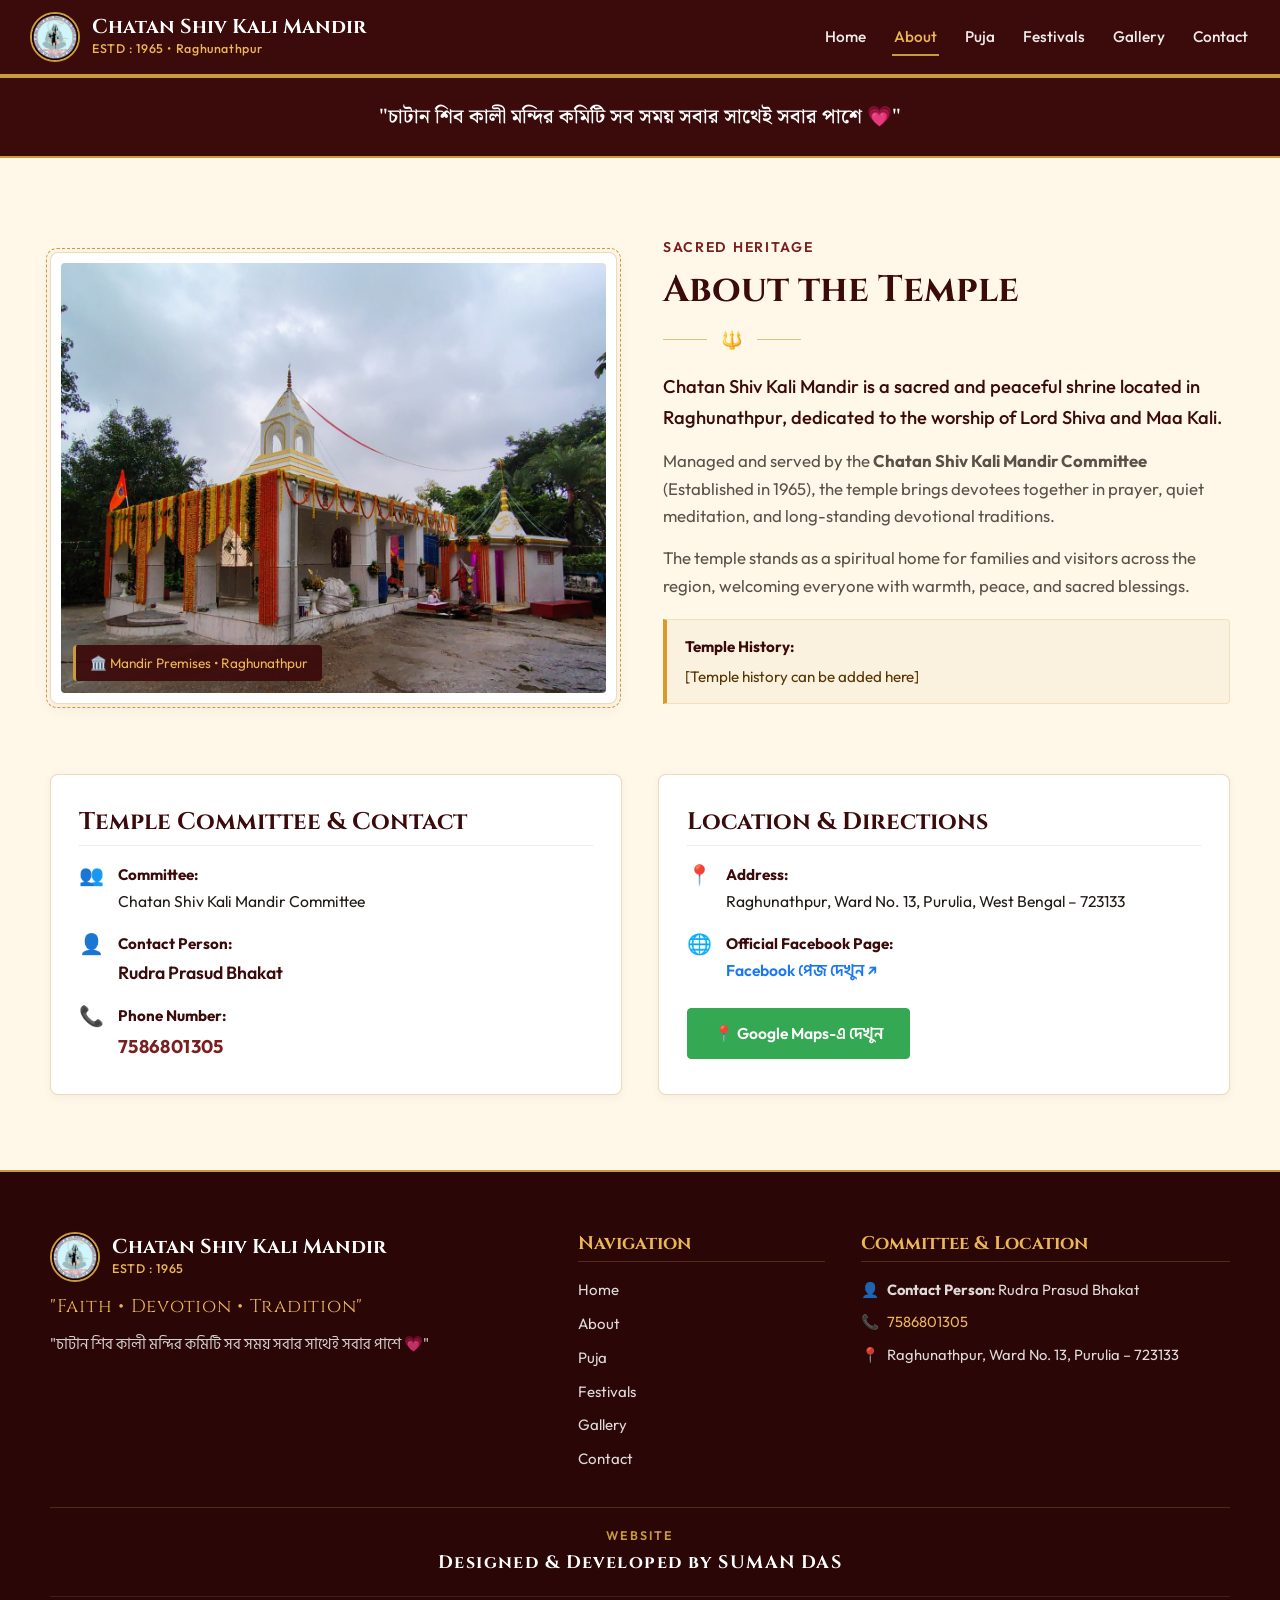
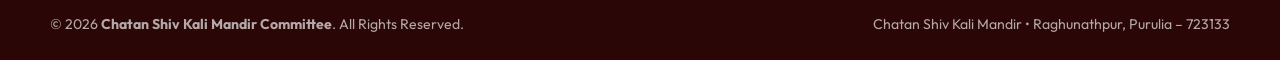
<file: about.html>
<!DOCTYPE html>
<html lang="en">

<head>
    <meta charset="UTF-8">
    <meta name="viewport" content="width=device-width, initial-scale=1.0">
    <meta name="description" content="About Chatan Shiv Kali Mandir — Raghunathpur, Purulia. Sacred history, religious significance, and community tradition.">
    <title>About the Temple | Chatan Shiv Kali Mandir</title>

    <!-- Google Fonts -->
    <link rel="preconnect" href="https://fonts.googleapis.com">
    <link rel="preconnect" href="https://fonts.gstatic.com" crossorigin>
    <link href="https://fonts.googleapis.com/css2?family=Cinzel:wght@600;700;800&family=Hind+Siliguri:wght@400;500;600;700&family=Noto+Serif+Bengali:wght@500;600;700&family=Outfit:wght@300;400;500;600;700&display=swap" rel="stylesheet">

    <!-- CSS File -->
    <link rel="stylesheet" href="css/style.css">
</head>

<body>

    <!-- ================= HEADER / NAVBAR ================= -->
    <header class="site-header" id="siteHeader">
        <div class="container navbar">
            <a href="index.html" class="brand-link" aria-label="Chatan Shiv Kali Mandir Home">
                <img src="image/logo.jpeg" alt="Chatan Shiv Kali Mandir Emblem" class="brand-logo-img">
                <div class="brand-titles">
                    <span class="brand-name">Chatan Shiv Kali Mandir</span>
                    <span class="brand-subtitle">ESTD : 1965 • Raghunathpur</span>
                </div>
            </a>

            <button class="menu-toggle" id="menuToggle" aria-label="Toggle navigation menu" aria-expanded="false">
                <span></span>
                <span></span>
                <span></span>
            </button>

            <nav>
                <ul class="nav-menu" id="navMenu">
                    <li class="nav-item"><a href="index.html">Home</a></li>
                    <li class="nav-item"><a href="about.html" class="active">About</a></li>
                    <li class="nav-item"><a href="puja.html">Puja</a></li>
                    <li class="nav-item"><a href="festivals.html">Festivals</a></li>
                    <li class="nav-item"><a href="gallery.html">Gallery</a></li>
                    <li class="nav-item"><a href="contact.html">Contact</a></li>
                </ul>
            </nav>
        </div>
    </header>

    <!-- ================= COMMUNITY BANNER ================= -->
    <section class="community-banner-section" style="padding: 24px 0;">
        <div class="container">
            <div class="community-banner-msg" style="font-size: 1.25rem;">
                "চাটান শিব কালী মন্দির কমিটি সব সময় সবার সাথেই সবার পাশে 💗"
            </div>
        </div>
    </section>

    <!-- ================= ABOUT CONTENT ================= -->
    <section class="about-section">
        <div class="container">
            <div class="about-grid" style="margin-bottom: 50px;">
                <div class="about-image-frame">
                    <img src="image/temple.jpeg" alt="Chatan Shiv Kali Mandir Premises" class="about-image">
                    <div class="about-badge">
                        <span>🏛️ Mandir Premises • Raghunathpur</span>
                    </div>
                </div>

                <div class="about-content">
                    <span class="section-tag">Sacred Heritage</span>
                    <h2>About the Temple</h2>
                    <div class="ornament-divider" style="justify-content: flex-start;">
                        <span class="line"></span>
                        <span class="symbol">🔱</span>
                        <span class="line"></span>
                    </div>

                    <p class="about-intro">
                        Chatan Shiv Kali Mandir is a sacred and peaceful shrine located in Raghunathpur, dedicated to the worship of Lord Shiva and Maa Kali.
                    </p>

                    <div class="about-text">
                        <p>
                            Managed and served by the <strong>Chatan Shiv Kali Mandir Committee</strong> (Established in 1965), the temple brings devotees together in prayer, quiet meditation, and long-standing devotional traditions.
                        </p>
                        <p>
                            The temple stands as a spiritual home for families and visitors across the region, welcoming everyone with warmth, peace, and sacred blessings.
                        </p>
                    </div>

                    <div class="placeholder-card">
                        <strong>Temple History:</strong>
                        [Temple history can be added here]
                    </div>
                </div>
            </div>

            <!-- Committee & Location Details -->
            <div class="visit-grid">
                <div class="info-card">
                    <h3>Temple Committee &amp; Contact</h3>
                    <div class="info-item-list">
                        <div class="info-item">
                            <span class="icon">👥</span>
                            <div>
                                <strong>Committee:</strong>
                                <p>Chatan Shiv Kali Mandir Committee</p>
                            </div>
                        </div>
                        <div class="info-item">
                            <span class="icon">👤</span>
                            <div>
                                <strong>Contact Person:</strong>
                                <p style="font-size: 1.1rem; font-weight: 600; color: var(--color-maroon);">Rudra Prasud Bhakat</p>
                            </div>
                        </div>
                        <div class="info-item">
                            <span class="icon">📞</span>
                            <div>
                                <strong>Phone Number:</strong>
                                <p><a href="tel:7586801305" class="phone-link">7586801305</a></p>
                            </div>
                        </div>
                    </div>
                </div>

                <div class="info-card">
                    <h3>Location &amp; Directions</h3>
                    <div class="info-item-list">
                        <div class="info-item">
                            <span class="icon">📍</span>
                            <div>
                                <strong>Address:</strong>
                                <p>Raghunathpur, Ward No. 13, Purulia, West Bengal – 723133</p>
                            </div>
                        </div>
                        <div class="info-item">
                            <span class="icon">🌐</span>
                            <div>
                                <strong>Official Facebook Page:</strong>
                                <p><a href="https://www.facebook.com/share/14tVJPnTb3J/" target="_blank" rel="noopener noreferrer" style="color: #1877F2; font-weight: 600;">Facebook পেজ দেখুন ↗</a></p>
                            </div>
                        </div>
                    </div>
                    <div class="card-action-bar">
                        <a href="https://maps.app.goo.gl/xHKAK9m3EYzUJrzo6?g_st=aw" target="_blank" rel="noopener noreferrer" class="btn btn-map">
                            📍 Google Maps-এ দেখুন
                        </a>
                    </div>
                </div>
            </div>
        </div>
    </section>

    <!-- ================= FOOTER ================= -->
    <footer class="site-footer">
        <div class="container">
            <div class="footer-top">
                <div class="footer-brand">
                    <a href="index.html" class="brand-link" style="margin-bottom: 10px;">
                        <img src="image/logo.jpeg" alt="Chatan Shiv Kali Mandir" class="brand-logo-img">
                        <div class="brand-titles">
                            <span class="brand-name">Chatan Shiv Kali Mandir</span>
                            <span class="brand-subtitle">ESTD : 1965</span>
                        </div>
                    </a>
                    <div class="footer-motto">"Faith • Devotion • Tradition"</div>
                    <p class="footer-desc">
                        "চাটান শিব কালী মন্দির কমিটি সব সময় সবার সাথেই সবার পাশে 💗"
                    </p>
                </div>

                <div class="footer-col">
                    <h4>Navigation</h4>
                    <div class="footer-links">
                        <a href="index.html">Home</a>
                        <a href="about.html">About</a>
                        <a href="puja.html">Puja</a>
                        <a href="festivals.html">Festivals</a>
                        <a href="gallery.html">Gallery</a>
                        <a href="contact.html">Contact</a>
                    </div>
                </div>

                <div class="footer-col">
                    <h4>Committee &amp; Location</h4>
                    <div class="footer-contact-info">
                        <p><span>👤</span><span><strong>Contact Person:</strong> Rudra Prasud Bhakat</span></p>
                        <p><span>📞</span><span><a href="tel:7586801305">7586801305</a></span></p>
                        <p><span>📍</span><span>Raghunathpur, Ward No. 13, Purulia – 723133</span></p>
                    </div>
                </div>
            </div>

            <!-- Suman Das Developer Credit -->
            <div class="developer-credit-box">
                <p class="dev-label">Website</p>
                <p class="dev-name">Designed &amp; Developed by <strong>SUMAN DAS</strong></p>
            </div>

            <div class="footer-bottom">
                <div>© 2026 <strong>Chatan Shiv Kali Mandir Committee</strong>. All Rights Reserved.</div>
                <div>Chatan Shiv Kali Mandir • Raghunathpur, Purulia – 723133</div>
            </div>
        </div>
    </footer>

    <script src="js/main.js"></script>
</body>

</html>
</file>
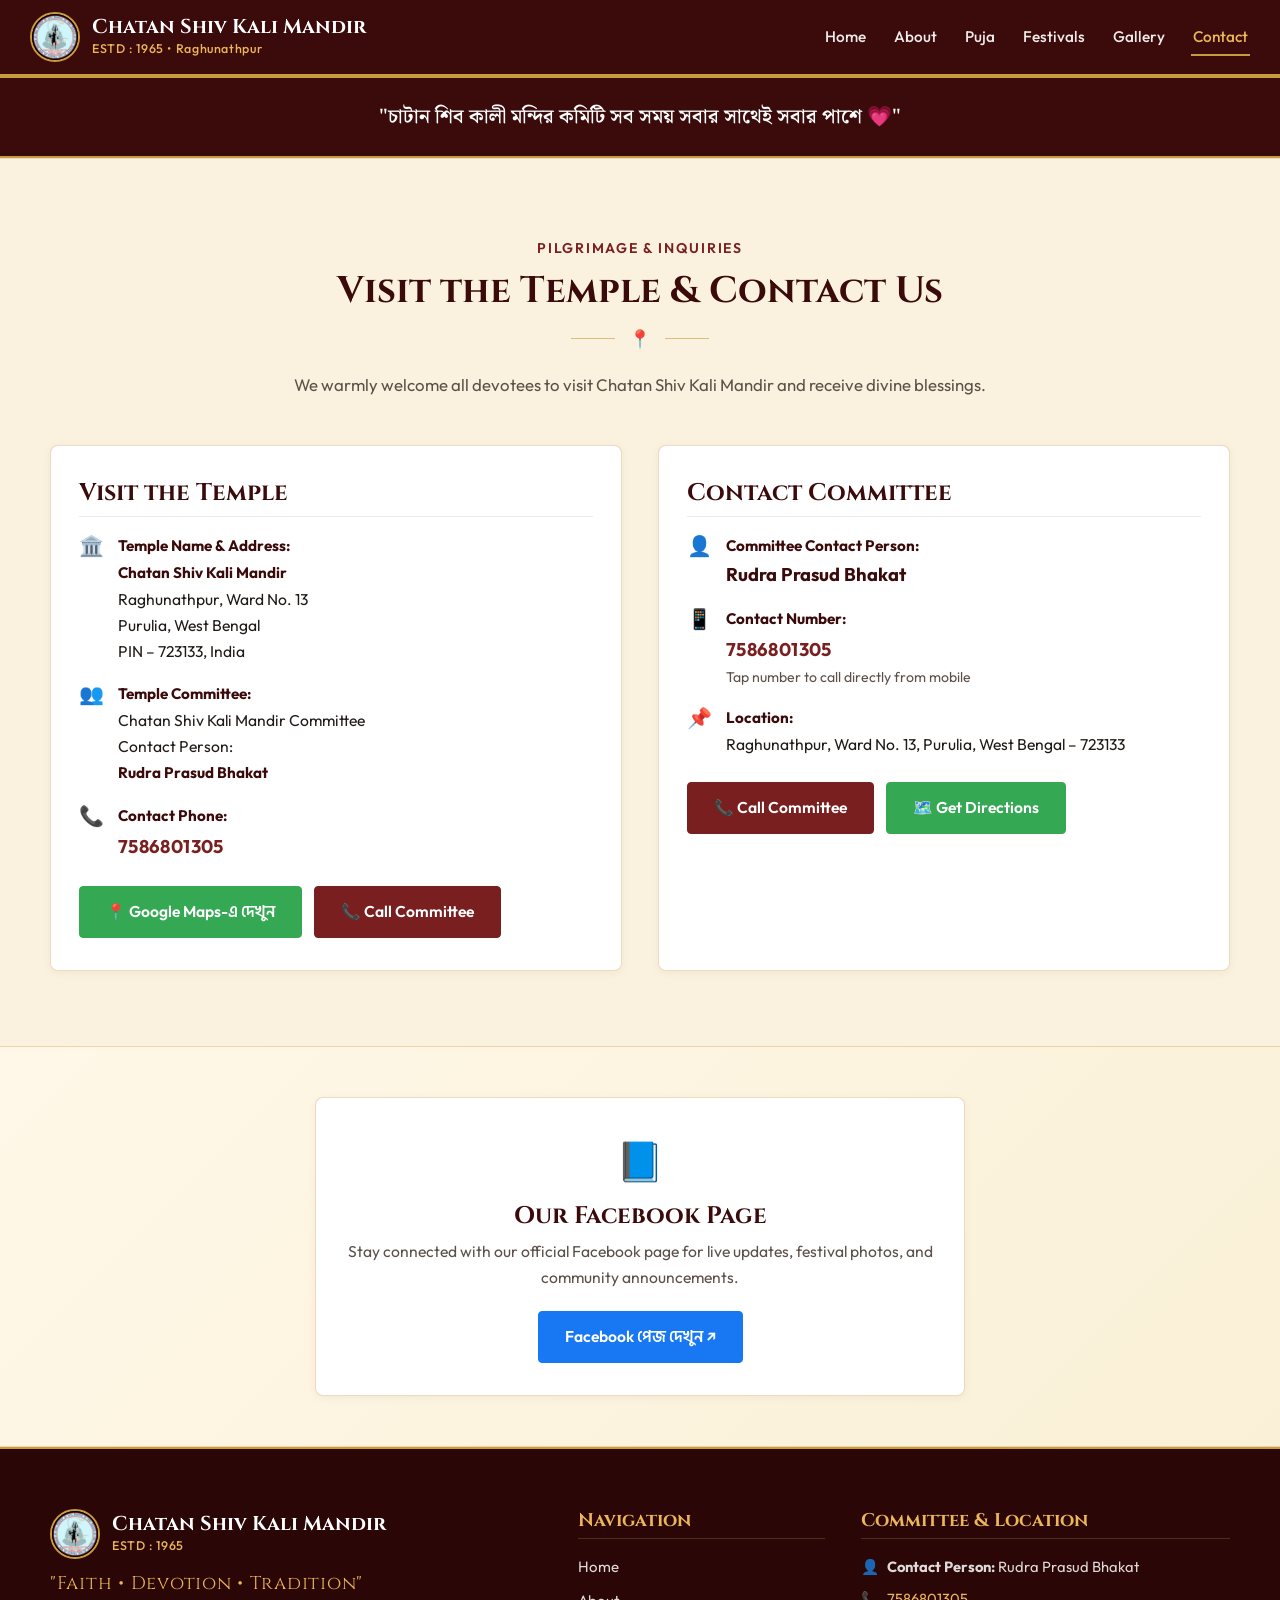
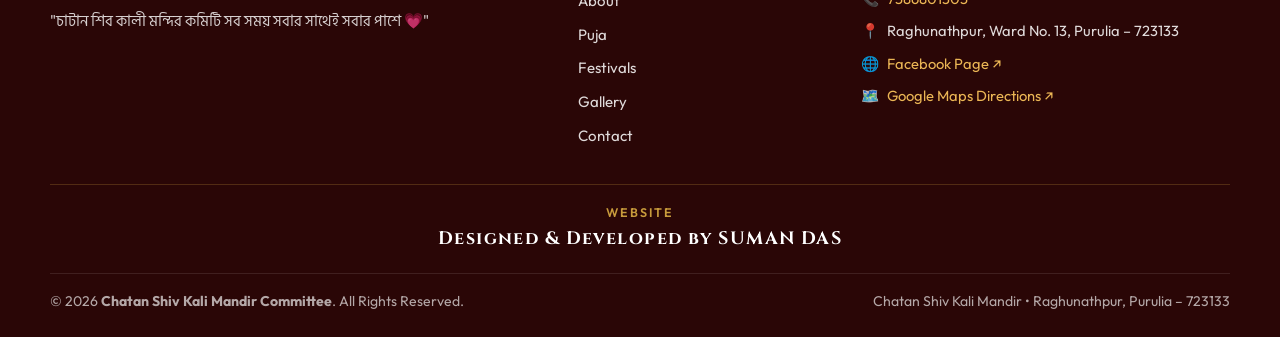
<file: contact.html>
<!DOCTYPE html>
<html lang="en">

<head>
    <meta charset="UTF-8">
    <meta name="viewport" content="width=device-width, initial-scale=1.0">
    <meta name="description" content="Visit and Contact Chatan Shiv Kali Mandir — Raghunathpur, Purulia. Committee contact details, Google Maps directions, and official Facebook page.">
    <title>Contact &amp; Visit | Chatan Shiv Kali Mandir</title>

    <!-- Google Fonts -->
    <link rel="preconnect" href="https://fonts.googleapis.com">
    <link rel="preconnect" href="https://fonts.gstatic.com" crossorigin>
    <link href="https://fonts.googleapis.com/css2?family=Cinzel:wght@600;700;800&family=Hind+Siliguri:wght@400;500;600;700&family=Noto+Serif+Bengali:wght@500;600;700&family=Outfit:wght@300;400;500;600;700&display=swap" rel="stylesheet">

    <!-- CSS File -->
    <link rel="stylesheet" href="css/style.css">
</head>

<body>

    <!-- ================= HEADER / NAVBAR ================= -->
    <header class="site-header" id="siteHeader">
        <div class="container navbar">
            <a href="index.html" class="brand-link" aria-label="Chatan Shiv Kali Mandir Home">
                <img src="image/logo.jpeg" alt="Chatan Shiv Kali Mandir Emblem" class="brand-logo-img">
                <div class="brand-titles">
                    <span class="brand-name">Chatan Shiv Kali Mandir</span>
                    <span class="brand-subtitle">ESTD : 1965 • Raghunathpur</span>
                </div>
            </a>

            <button class="menu-toggle" id="menuToggle" aria-label="Toggle navigation menu" aria-expanded="false">
                <span></span>
                <span></span>
                <span></span>
            </button>

            <nav>
                <ul class="nav-menu" id="navMenu">
                    <li class="nav-item"><a href="index.html">Home</a></li>
                    <li class="nav-item"><a href="about.html">About</a></li>
                    <li class="nav-item"><a href="puja.html">Puja</a></li>
                    <li class="nav-item"><a href="festivals.html">Festivals</a></li>
                    <li class="nav-item"><a href="gallery.html">Gallery</a></li>
                    <li class="nav-item"><a href="contact.html" class="active">Contact</a></li>
                </ul>
            </nav>
        </div>
    </header>

    <!-- ================= COMMUNITY BANNER ================= -->
    <section class="community-banner-section" style="padding: 24px 0;">
        <div class="container">
            <div class="community-banner-msg" style="font-size: 1.25rem;">
                "চাটান শিব কালী মন্দির কমিটি সব সময় সবার সাথেই সবার পাশে 💗"
            </div>
        </div>
    </section>

    <!-- ================= VISIT & CONTACT MAIN ================= -->
    <section class="visit-section">
        <div class="container">
            <div class="section-header">
                <span class="section-tag">Pilgrimage &amp; Inquiries</span>
                <h2>Visit the Temple &amp; Contact Us</h2>
                <div class="ornament-divider">
                    <span class="line"></span>
                    <span class="symbol">📍</span>
                    <span class="line"></span>
                </div>
                <p>We warmly welcome all devotees to visit Chatan Shiv Kali Mandir and receive divine blessings.</p>
            </div>

            <div class="visit-grid">
                <!-- Left: Visit the Temple Info (EXACT DETAILS PRESERVED) -->
                <div class="info-card">
                    <h3>Visit the Temple</h3>
                    <div class="info-item-list">
                        <div class="info-item">
                            <span class="icon">🏛️</span>
                            <div>
                                <strong>Temple Name &amp; Address:</strong>
                                <p><strong>Chatan Shiv Kali Mandir</strong></p>
                                <p>Raghunathpur, Ward No. 13</p>
                                <p>Purulia, West Bengal</p>
                                <p>PIN – 723133, India</p>
                            </div>
                        </div>

                        <div class="info-item">
                            <span class="icon">👥</span>
                            <div>
                                <strong>Temple Committee:</strong>
                                <p>Chatan Shiv Kali Mandir Committee</p>
                                <p>Contact Person: <strong>Rudra Prasud Bhakat</strong></p>
                            </div>
                        </div>

                        <div class="info-item">
                            <span class="icon">📞</span>
                            <div>
                                <strong>Contact Phone:</strong>
                                <p>
                                    <a href="tel:7586801305" class="phone-link">7586801305</a>
                                </p>
                            </div>
                        </div>
                    </div>

                    <div class="card-action-bar">
                        <a href="https://maps.app.goo.gl/xHKAK9m3EYzUJrzo6?g_st=aw" target="_blank" rel="noopener noreferrer" class="btn btn-map">
                            📍 Google Maps-এ দেখুন
                        </a>
                        <a href="tel:7586801305" class="btn btn-primary">
                            📞 Call Committee
                        </a>
                    </div>
                </div>

                <!-- Right: Contact Committee (EXACT DETAILS PRESERVED) -->
                <div class="info-card">
                    <h3>Contact Committee</h3>
                    <div class="info-item-list">
                        <div class="info-item">
                            <span class="icon">👤</span>
                            <div>
                                <strong>Committee Contact Person:</strong>
                                <p style="font-size: 1.15rem; font-weight: 700; color: var(--color-maroon);">
                                    Rudra Prasud Bhakat
                                </p>
                            </div>
                        </div>

                        <div class="info-item">
                            <span class="icon">📱</span>
                            <div>
                                <strong>Contact Number:</strong>
                                <p>
                                    <a href="tel:7586801305" class="phone-link">7586801305</a>
                                </p>
                                <p style="font-size: 0.88rem; color: var(--color-dark-muted);">Tap number to call directly from mobile</p>
                            </div>
                        </div>

                        <div class="info-item">
                            <span class="icon">📌</span>
                            <div>
                                <strong>Location:</strong>
                                <p>Raghunathpur, Ward No. 13, Purulia, West Bengal – 723133</p>
                            </div>
                        </div>
                    </div>

                    <div class="card-action-bar">
                        <a href="tel:7586801305" class="btn btn-primary">
                            📞 Call Committee
                        </a>
                        <a href="https://maps.app.goo.gl/xHKAK9m3EYzUJrzo6?g_st=aw" target="_blank" rel="noopener noreferrer" class="btn btn-map">
                            🗺️ Get Directions
                        </a>
                    </div>
                </div>
            </div>
        </div>
    </section>

    <!-- ================= OFFICIAL FACEBOOK SECTION ================= -->
    <section class="facebook-section">
        <div class="container">
            <div class="facebook-box">
                <div class="facebook-icon">📘</div>
                <h3>Our Facebook Page</h3>
                <p>
                    Stay connected with our official Facebook page for live updates, festival photos, and community announcements.
                </p>
                <a href="https://www.facebook.com/share/14tVJPnTb3J/" target="_blank" rel="noopener noreferrer" class="btn btn-facebook">
                    Facebook পেজ দেখুন ↗
                </a>
            </div>
        </div>
    </section>

    <!-- ================= FOOTER ================= -->
    <footer class="site-footer">
        <div class="container">
            <div class="footer-top">
                <div class="footer-brand">
                    <a href="index.html" class="brand-link" style="margin-bottom: 10px;">
                        <img src="image/logo.jpeg" alt="Chatan Shiv Kali Mandir" class="brand-logo-img">
                        <div class="brand-titles">
                            <span class="brand-name">Chatan Shiv Kali Mandir</span>
                            <span class="brand-subtitle">ESTD : 1965</span>
                        </div>
                    </a>
                    <div class="footer-motto">"Faith • Devotion • Tradition"</div>
                    <p class="footer-desc">
                        "চাটান শিব কালী মন্দির কমিটি সব সময় সবার সাথেই সবার পাশে 💗"
                    </p>
                </div>

                <div class="footer-col">
                    <h4>Navigation</h4>
                    <div class="footer-links">
                        <a href="index.html">Home</a>
                        <a href="about.html">About</a>
                        <a href="puja.html">Puja</a>
                        <a href="festivals.html">Festivals</a>
                        <a href="gallery.html">Gallery</a>
                        <a href="contact.html">Contact</a>
                    </div>
                </div>

                <div class="footer-col">
                    <h4>Committee &amp; Location</h4>
                    <div class="footer-contact-info">
                        <p><span>👤</span><span><strong>Contact Person:</strong> Rudra Prasud Bhakat</span></p>
                        <p><span>📞</span><span><a href="tel:7586801305">7586801305</a></span></p>
                        <p><span>📍</span><span>Raghunathpur, Ward No. 13, Purulia – 723133</span></p>
                        <p style="margin-top: 8px;"><span>🌐</span><span><a href="https://www.facebook.com/share/14tVJPnTb3J/" target="_blank" rel="noopener noreferrer">Facebook Page ↗</a></span></p>
                        <p><span>🗺️</span><span><a href="https://maps.app.goo.gl/xHKAK9m3EYzUJrzo6?g_st=aw" target="_blank" rel="noopener noreferrer">Google Maps Directions ↗</a></span></p>
                    </div>
                </div>
            </div>

            <!-- Suman Das Developer Credit -->
            <div class="developer-credit-box">
                <p class="dev-label">Website</p>
                <p class="dev-name">Designed &amp; Developed by <strong>SUMAN DAS</strong></p>
            </div>

            <div class="footer-bottom">
                <div>© 2026 <strong>Chatan Shiv Kali Mandir Committee</strong>. All Rights Reserved.</div>
                <div>Chatan Shiv Kali Mandir • Raghunathpur, Purulia – 723133</div>
            </div>
        </div>
    </footer>

    <script src="js/main.js"></script>
</body>

</html>
</file>
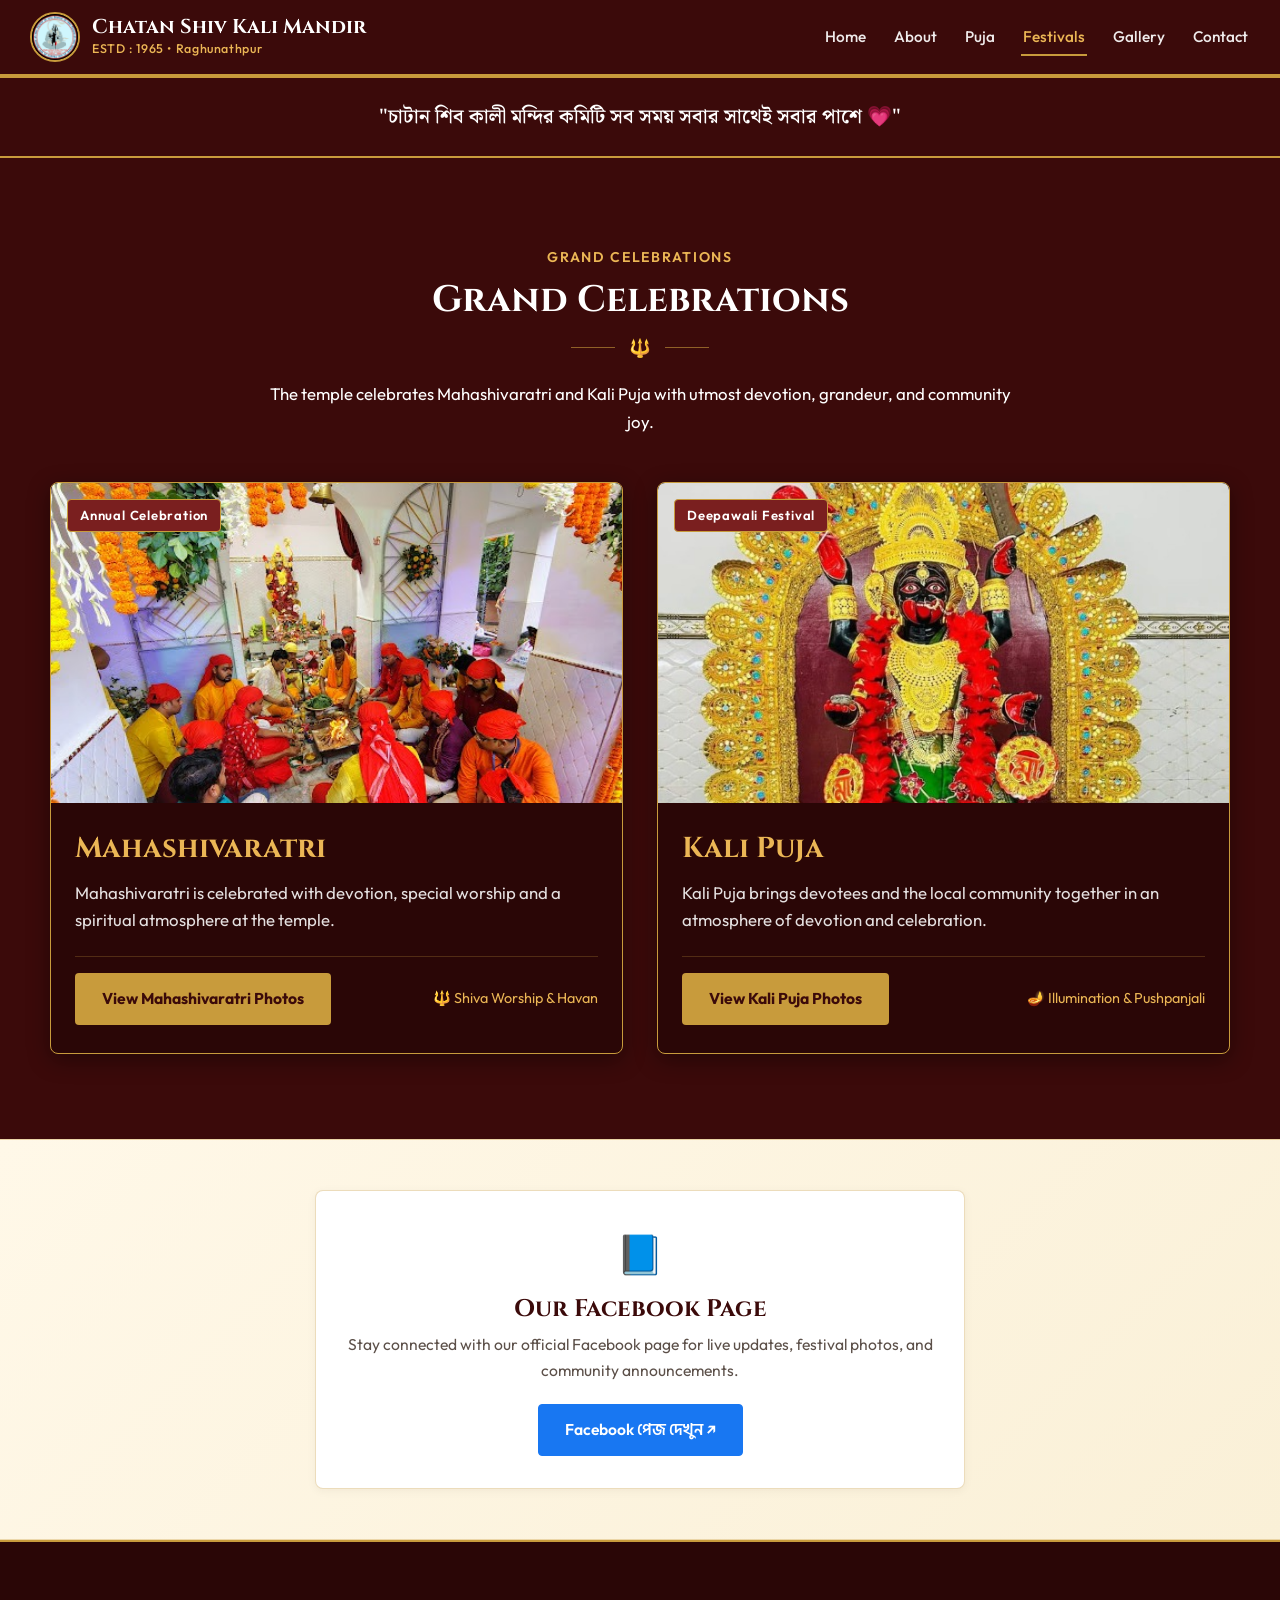
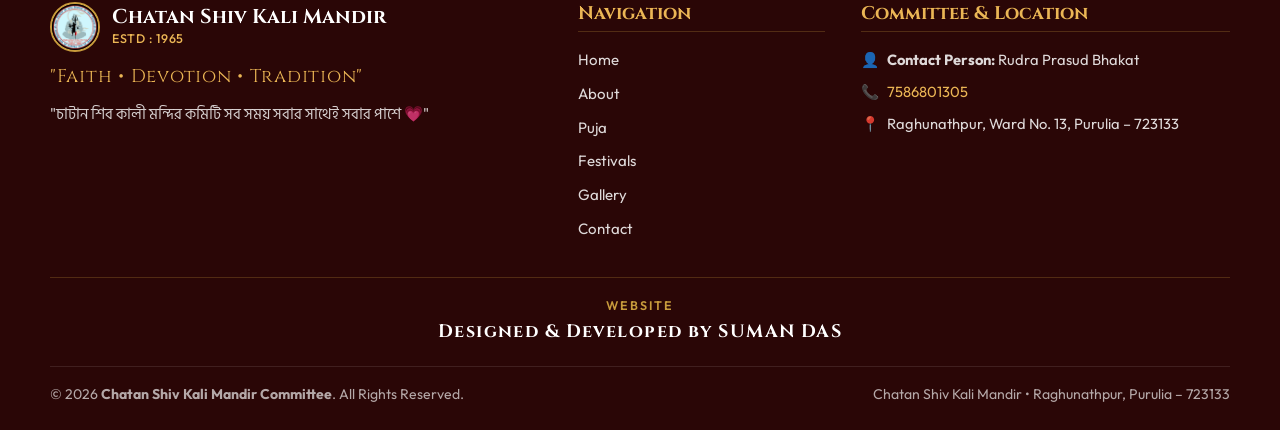
<file: events.html>
<!DOCTYPE html>
<html lang="bn">
<head>
    <meta charset="UTF-8">
    <meta http-equiv="refresh" content="0; url=festivals.html">
    <title>আমাদের প্রধান উৎসব | চাটান শিব কালী মন্দির</title>
</head>
<body>
    <script>window.location.href = "festivals.html";</script>
</body>
</html>
</file>
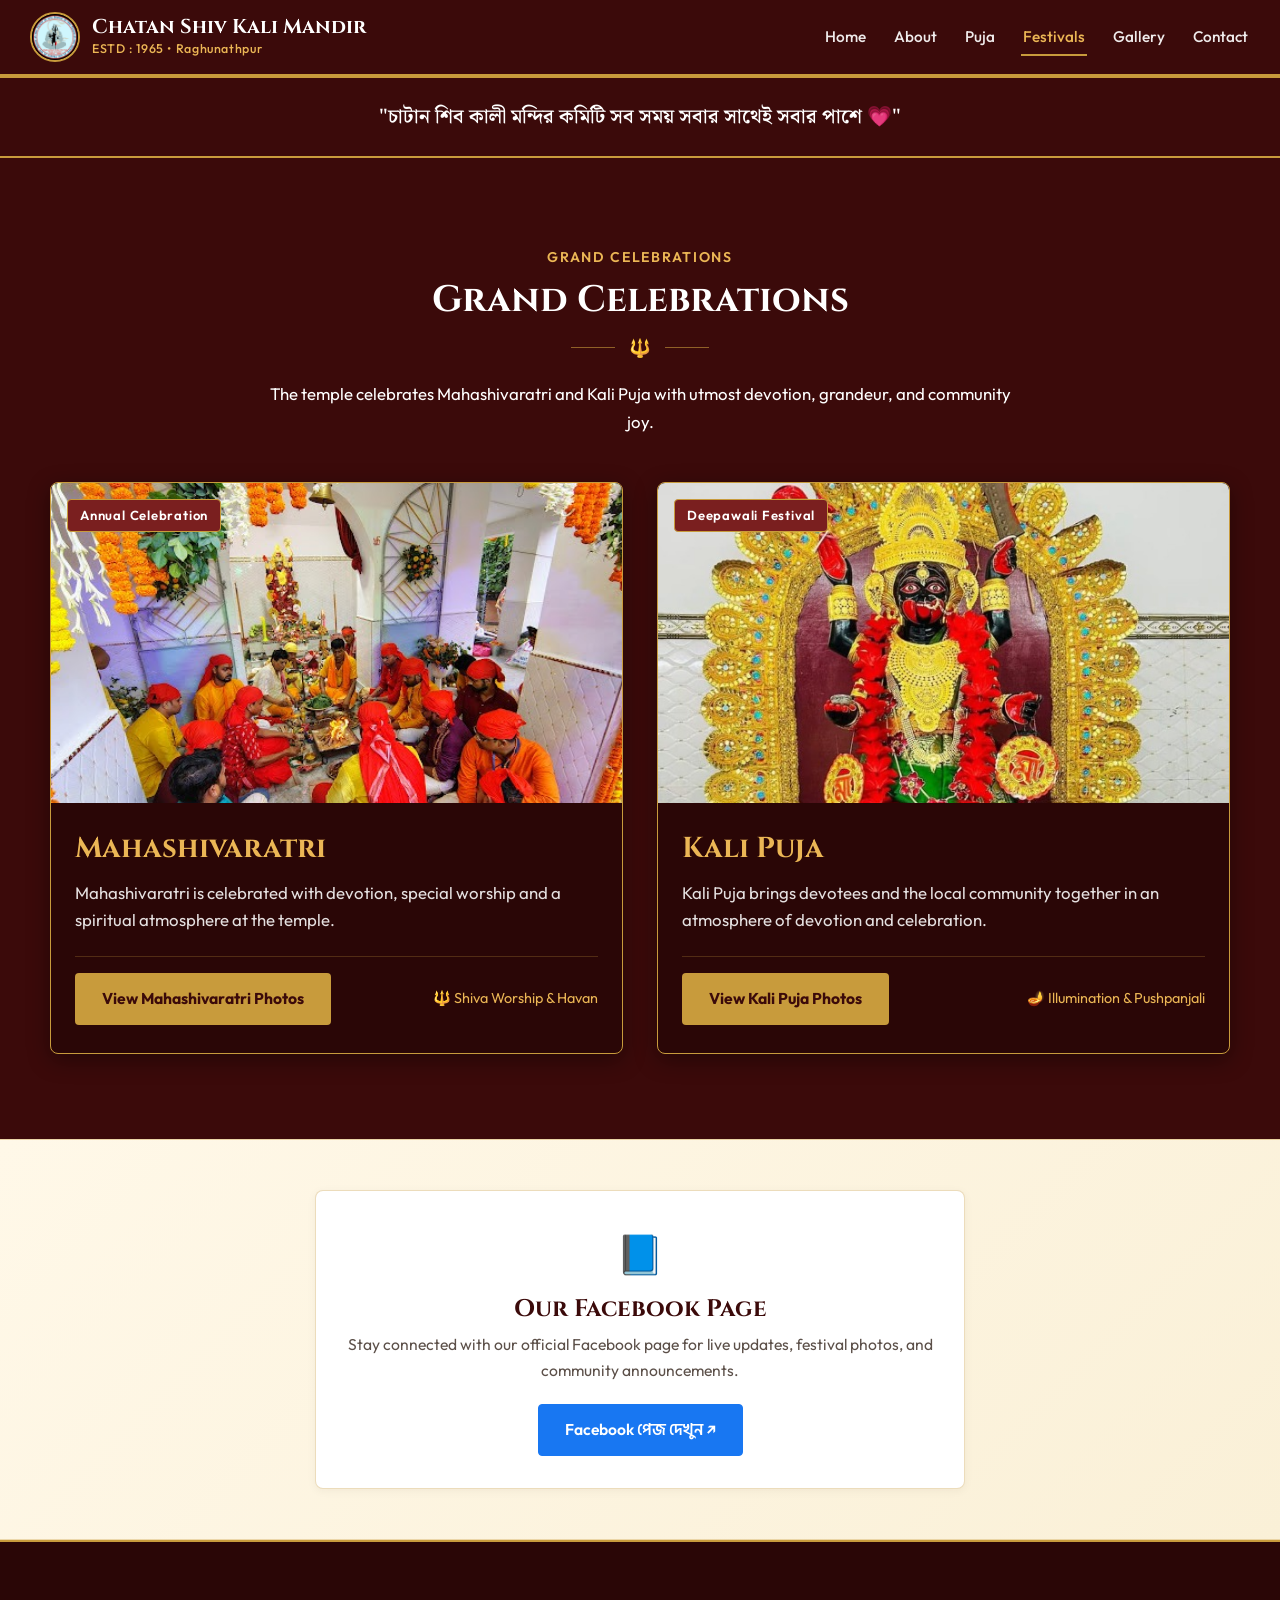
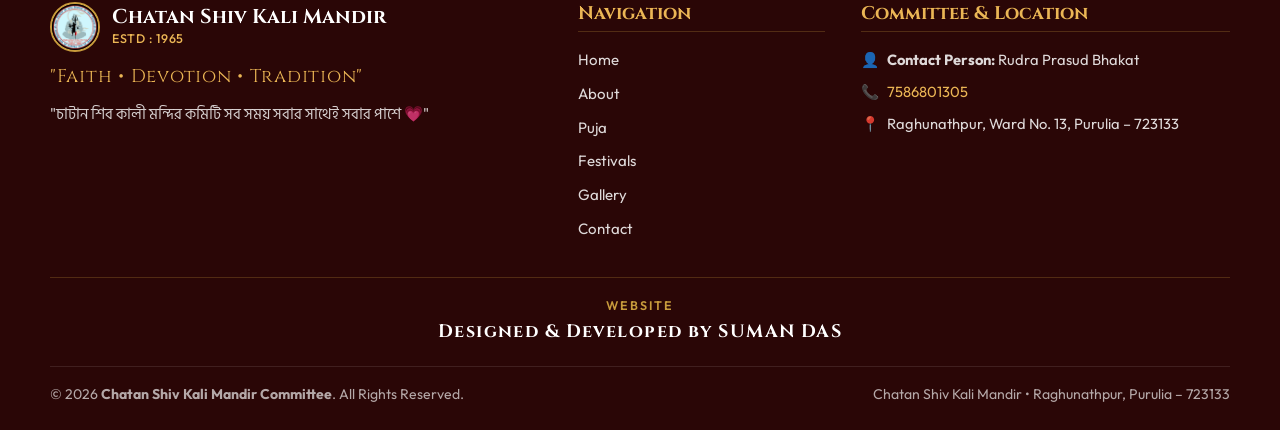
<file: festivals.html>
<!DOCTYPE html>
<html lang="en">

<head>
    <meta charset="UTF-8">
    <meta name="viewport" content="width=device-width, initial-scale=1.0">
    <meta name="description" content="Grand Celebrations at Chatan Shiv Kali Mandir — Mahashivaratri and Kali Puja festivals, Raghunathpur, Purulia.">
    <title>Grand Celebrations | Chatan Shiv Kali Mandir</title>

    <!-- Google Fonts -->
    <link rel="preconnect" href="https://fonts.googleapis.com">
    <link rel="preconnect" href="https://fonts.gstatic.com" crossorigin>
    <link href="https://fonts.googleapis.com/css2?family=Cinzel:wght@600;700;800&family=Hind+Siliguri:wght@400;500;600;700&family=Noto+Serif+Bengali:wght@500;600;700&family=Outfit:wght@300;400;500;600;700&display=swap" rel="stylesheet">

    <!-- CSS File -->
    <link rel="stylesheet" href="css/style.css">
</head>

<body>

    <!-- ================= HEADER / NAVBAR ================= -->
    <header class="site-header" id="siteHeader">
        <div class="container navbar">
            <a href="index.html" class="brand-link" aria-label="Chatan Shiv Kali Mandir Home">
                <img src="image/logo.jpeg" alt="Chatan Shiv Kali Mandir Emblem" class="brand-logo-img">
                <div class="brand-titles">
                    <span class="brand-name">Chatan Shiv Kali Mandir</span>
                    <span class="brand-subtitle">ESTD : 1965 • Raghunathpur</span>
                </div>
            </a>

            <button class="menu-toggle" id="menuToggle" aria-label="Toggle navigation menu" aria-expanded="false">
                <span></span>
                <span></span>
                <span></span>
            </button>

            <nav>
                <ul class="nav-menu" id="navMenu">
                    <li class="nav-item"><a href="index.html">Home</a></li>
                    <li class="nav-item"><a href="about.html">About</a></li>
                    <li class="nav-item"><a href="puja.html">Puja</a></li>
                    <li class="nav-item"><a href="festivals.html" class="active">Festivals</a></li>
                    <li class="nav-item"><a href="gallery.html">Gallery</a></li>
                    <li class="nav-item"><a href="contact.html">Contact</a></li>
                </ul>
            </nav>
        </div>
    </header>

    <!-- ================= COMMUNITY BANNER ================= -->
    <section class="community-banner-section" style="padding: 24px 0;">
        <div class="container">
            <div class="community-banner-msg" style="font-size: 1.25rem;">
                "চাটান শিব কালী মন্দির কমিটি সব সময় সবার সাথেই সবার পাশে 💗"
            </div>
        </div>
    </section>

    <!-- ================= FESTIVALS SECTION ================= -->
    <section class="festivals-section">
        <div class="container">
            <div class="section-header">
                <span class="section-tag">Grand Celebrations</span>
                <h2>Grand Celebrations</h2>
                <div class="ornament-divider">
                    <span class="line" style="background: var(--color-warm-gold);"></span>
                    <span class="symbol">🔱</span>
                    <span class="line" style="background: var(--color-warm-gold);"></span>
                </div>
                <p>The temple celebrates Mahashivaratri and Kali Puja with utmost devotion, grandeur, and community joy.</p>
            </div>

            <div class="festival-grid">
                <!-- 1. Mahashivaratri (Real Havan & Yajna Ceremony Photograph) -->
                <div class="festival-card">
                    <div class="festival-img-wrapper">
                        <img src="image/mahashivaratri.jpg" alt="Mahashivaratri ceremony at Chatan Shiv Kali Mandir" class="festival-img">
                        <span class="festival-badge">Annual Celebration</span>
                    </div>

                    <div class="festival-body">
                        <h3>Mahashivaratri</h3>
                        <p>
                            Mahashivaratri is celebrated with devotion, special worship and a spiritual atmosphere at the temple.
                        </p>

                        <div class="festival-footer">
                            <a href="gallery.html?filter=shivaratri" class="btn btn-gold">View Mahashivaratri Photos</a>
                            <span style="color: var(--color-saffron-light); font-size: 0.9rem;">🔱 Shiva Worship &amp; Havan</span>
                        </div>
                    </div>
                </div>

                <!-- 2. Kali Puja (Real Consecrated Maa Kali Darshan Photograph) -->
                <div class="festival-card">
                    <div class="festival-img-wrapper">
                        <img src="image/kali-puja.jpg" alt="Maa Kali deity at Chatan Shiv Kali Mandir" class="festival-img" style="object-position: center 20%;">
                        <span class="festival-badge">Deepawali Festival</span>
                    </div>

                    <div class="festival-body">
                        <h3>Kali Puja</h3>
                        <p>
                            Kali Puja brings devotees and the local community together in an atmosphere of devotion and celebration.
                        </p>

                        <div class="festival-footer">
                            <a href="gallery.html?filter=kalipuja" class="btn btn-gold">View Kali Puja Photos</a>
                            <span style="color: var(--color-saffron-light); font-size: 0.9rem;">🪔 Illumination &amp; Pushpanjali</span>
                        </div>
                    </div>
                </div>
            </div>
        </div>
    </section>

    <!-- ================= FACEBOOK SECTION ================= -->
    <section class="facebook-section">
        <div class="container">
            <div class="facebook-box">
                <div class="facebook-icon">📘</div>
                <h3>Our Facebook Page</h3>
                <p>Stay connected with our official Facebook page for live updates, festival photos, and community announcements.</p>
                <a href="https://www.facebook.com/share/14tVJPnTb3J/" target="_blank" rel="noopener noreferrer" class="btn btn-facebook">
                    Facebook পেজ দেখুন ↗
                </a>
            </div>
        </div>
    </section>

    <!-- ================= FOOTER ================= -->
    <footer class="site-footer">
        <div class="container">
            <div class="footer-top">
                <div class="footer-brand">
                    <a href="index.html" class="brand-link" style="margin-bottom: 10px;">
                        <img src="image/logo.jpeg" alt="Chatan Shiv Kali Mandir" class="brand-logo-img">
                        <div class="brand-titles">
                            <span class="brand-name">Chatan Shiv Kali Mandir</span>
                            <span class="brand-subtitle">ESTD : 1965</span>
                        </div>
                    </a>
                    <div class="footer-motto">"Faith • Devotion • Tradition"</div>
                    <p class="footer-desc">
                        "চাটান শিব কালী মন্দির কমিটি সব সময় সবার সাথেই সবার পাশে 💗"
                    </p>
                </div>

                <div class="footer-col">
                    <h4>Navigation</h4>
                    <div class="footer-links">
                        <a href="index.html">Home</a>
                        <a href="about.html">About</a>
                        <a href="puja.html">Puja</a>
                        <a href="festivals.html">Festivals</a>
                        <a href="gallery.html">Gallery</a>
                        <a href="contact.html">Contact</a>
                    </div>
                </div>

                <div class="footer-col">
                    <h4>Committee &amp; Location</h4>
                    <div class="footer-contact-info">
                        <p><span>👤</span><span><strong>Contact Person:</strong> Rudra Prasud Bhakat</span></p>
                        <p><span>📞</span><span><a href="tel:7586801305">7586801305</a></span></p>
                        <p><span>📍</span><span>Raghunathpur, Ward No. 13, Purulia – 723133</span></p>
                    </div>
                </div>
            </div>

            <!-- Suman Das Developer Credit -->
            <div class="developer-credit-box">
                <p class="dev-label">Website</p>
                <p class="dev-name">Designed &amp; Developed by <strong>SUMAN DAS</strong></p>
            </div>

            <div class="footer-bottom">
                <div>© 2026 <strong>Chatan Shiv Kali Mandir Committee</strong>. All Rights Reserved.</div>
                <div>Chatan Shiv Kali Mandir • Raghunathpur, Purulia – 723133</div>
            </div>
        </div>
    </footer>

    <script src="js/main.js"></script>
</body>

</html>
</file>
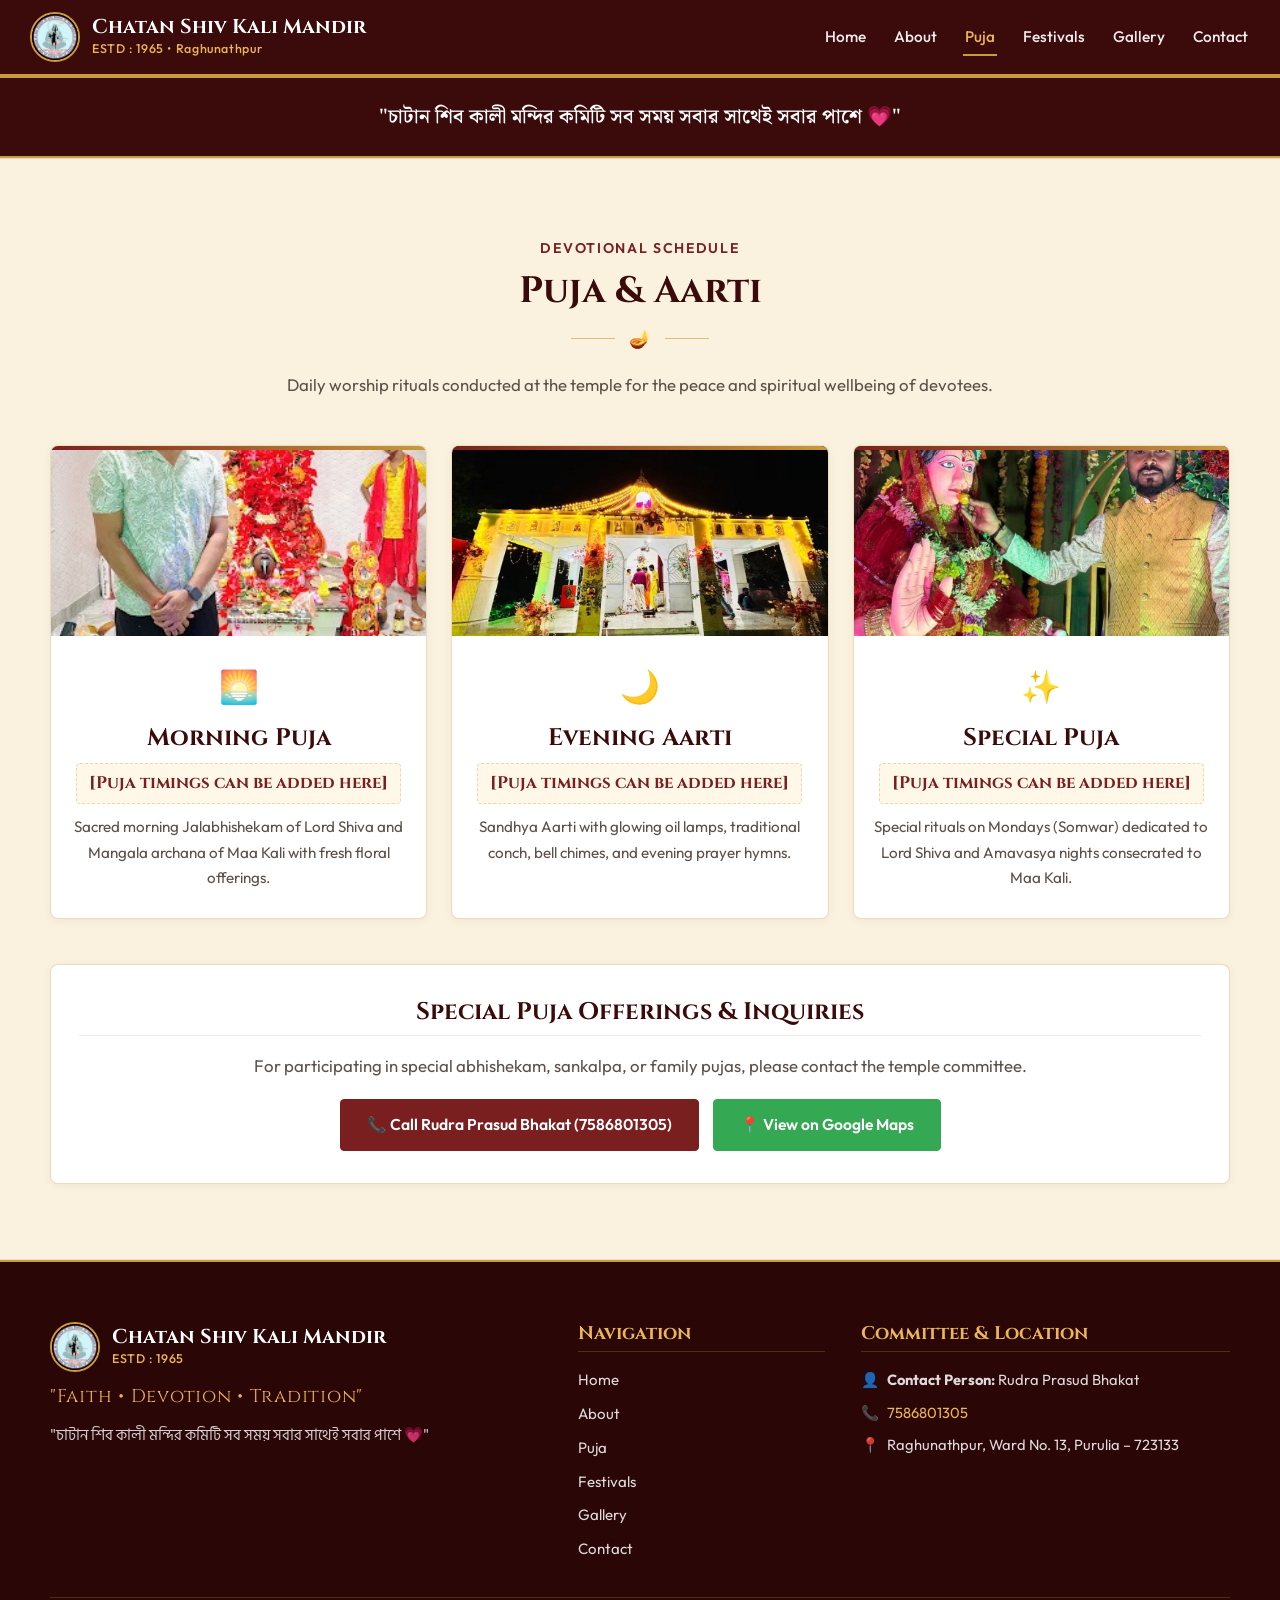
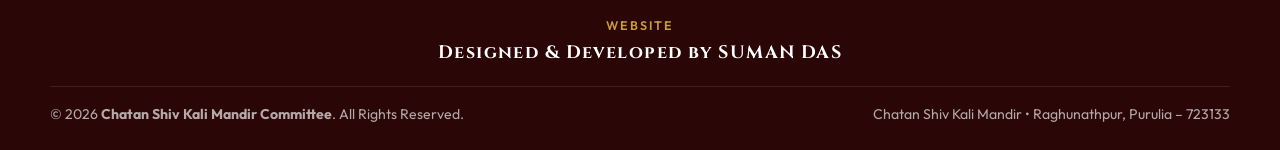
<file: puja.html>
<!DOCTYPE html>
<html lang="en">

<head>
    <meta charset="UTF-8">
    <meta name="viewport" content="width=device-width, initial-scale=1.0">
    <meta name="description" content="Puja & Aarti schedule at Chatan Shiv Kali Mandir — Raghunathpur, Purulia. Morning Puja, Evening Aarti, and Special Puja.">
    <title>Puja &amp; Aarti | Chatan Shiv Kali Mandir</title>

    <!-- Google Fonts -->
    <link rel="preconnect" href="https://fonts.googleapis.com">
    <link rel="preconnect" href="https://fonts.gstatic.com" crossorigin>
    <link href="https://fonts.googleapis.com/css2?family=Cinzel:wght@600;700;800&family=Hind+Siliguri:wght@400;500;600;700&family=Noto+Serif+Bengali:wght@500;600;700&family=Outfit:wght@300;400;500;600;700&display=swap" rel="stylesheet">

    <!-- CSS File -->
    <link rel="stylesheet" href="css/style.css">
</head>

<body>

    <!-- ================= HEADER / NAVBAR ================= -->
    <header class="site-header" id="siteHeader">
        <div class="container navbar">
            <a href="index.html" class="brand-link" aria-label="Chatan Shiv Kali Mandir Home">
                <img src="image/logo.jpeg" alt="Chatan Shiv Kali Mandir Emblem" class="brand-logo-img">
                <div class="brand-titles">
                    <span class="brand-name">Chatan Shiv Kali Mandir</span>
                    <span class="brand-subtitle">ESTD : 1965 • Raghunathpur</span>
                </div>
            </a>

            <button class="menu-toggle" id="menuToggle" aria-label="Toggle navigation menu" aria-expanded="false">
                <span></span>
                <span></span>
                <span></span>
            </button>

            <nav>
                <ul class="nav-menu" id="navMenu">
                    <li class="nav-item"><a href="index.html">Home</a></li>
                    <li class="nav-item"><a href="about.html">About</a></li>
                    <li class="nav-item"><a href="puja.html" class="active">Puja</a></li>
                    <li class="nav-item"><a href="festivals.html">Festivals</a></li>
                    <li class="nav-item"><a href="gallery.html">Gallery</a></li>
                    <li class="nav-item"><a href="contact.html">Contact</a></li>
                </ul>
            </nav>
        </div>
    </header>

    <!-- ================= COMMUNITY BANNER ================= -->
    <section class="community-banner-section" style="padding: 24px 0;">
        <div class="container">
            <div class="community-banner-msg" style="font-size: 1.25rem;">
                "চাটান শিব কালী মন্দির কমিটি সব সময় সবার সাথেই সবার পাশে 💗"
            </div>
        </div>
    </section>

    <!-- ================= PUJA SCHEDULE ================= -->
    <section class="puja-section">
        <div class="container">
            <div class="section-header">
                <span class="section-tag">Devotional Schedule</span>
                <h2>Puja &amp; Aarti</h2>
                <div class="ornament-divider">
                    <span class="line"></span>
                    <span class="symbol">🪔</span>
                    <span class="line"></span>
                </div>
                <p>Daily worship rituals conducted at the temple for the peace and spiritual wellbeing of devotees.</p>
            </div>

            <div class="puja-grid">
                <!-- Morning Puja -->
                <div class="puja-card">
                    <div class="puja-card-img-wrapper">
                        <img src="image/sanctum-darshan.jpg" alt="Morning Puja and Darshan at Chatan Shiv Kali Mandir" class="puja-card-img">
                    </div>
                    <div class="puja-card-content">
                        <span class="puja-icon">🌅</span>
                        <h3>Morning Puja</h3>
                        <div class="puja-time-slot">[Puja timings can be added here]</div>
                        <p class="puja-desc">
                            Sacred morning Jalabhishekam of Lord Shiva and Mangala archana of Maa Kali with fresh floral offerings.
                        </p>
                    </div>
                </div>

                <!-- Evening Aarti -->
                <div class="puja-card">
                    <div class="puja-card-img-wrapper">
                        <img src="image/temple-night-lights.jpg" alt="Evening Aarti and Illumination at Chatan Shiv Kali Mandir" class="puja-card-img">
                    </div>
                    <div class="puja-card-content">
                        <span class="puja-icon">🌙</span>
                        <h3>Evening Aarti</h3>
                        <div class="puja-time-slot">[Puja timings can be added here]</div>
                        <p class="puja-desc">
                            Sandhya Aarti with glowing oil lamps, traditional conch, bell chimes, and evening prayer hymns.
                        </p>
                    </div>
                </div>

                <!-- Special Puja -->
                <div class="puja-card">
                    <div class="puja-card-img-wrapper">
                        <img src="image/puja-prasad-offering.jpg" alt="Special Puja and Offerings at Chatan Shiv Kali Mandir" class="puja-card-img">
                    </div>
                    <div class="puja-card-content">
                        <span class="puja-icon">✨</span>
                        <h3>Special Puja</h3>
                        <div class="puja-time-slot">[Puja timings can be added here]</div>
                        <p class="puja-desc">
                            Special rituals on Mondays (Somwar) dedicated to Lord Shiva and Amavasya nights consecrated to Maa Kali.
                        </p>
                    </div>
                </div>
            </div>

            <div class="info-card" style="margin-top: 45px; text-align: center;">
                <h3>Special Puja Offerings &amp; Inquiries</h3>
                <p style="margin: 12px 0 20px;">
                    For participating in special abhishekam, sankalpa, or family pujas, please contact the temple committee.
                </p>
                <div style="display: flex; justify-content: center; gap: 14px; flex-wrap: wrap;">
                    <a href="tel:7586801305" class="btn btn-primary">📞 Call Rudra Prasud Bhakat (7586801305)</a>
                    <a href="https://maps.app.goo.gl/xHKAK9m3EYzUJrzo6?g_st=aw" target="_blank" rel="noopener noreferrer" class="btn btn-map">📍 View on Google Maps</a>
                </div>
            </div>
        </div>
    </section>

    <!-- ================= FOOTER ================= -->
    <footer class="site-footer">
        <div class="container">
            <div class="footer-top">
                <div class="footer-brand">
                    <a href="index.html" class="brand-link" style="margin-bottom: 10px;">
                        <img src="image/logo.jpeg" alt="Chatan Shiv Kali Mandir" class="brand-logo-img">
                        <div class="brand-titles">
                            <span class="brand-name">Chatan Shiv Kali Mandir</span>
                            <span class="brand-subtitle">ESTD : 1965</span>
                        </div>
                    </a>
                    <div class="footer-motto">"Faith • Devotion • Tradition"</div>
                    <p class="footer-desc">
                        "চাটান শিব কালী মন্দির কমিটি সব সময় সবার সাথেই সবার পাশে 💗"
                    </p>
                </div>

                <div class="footer-col">
                    <h4>Navigation</h4>
                    <div class="footer-links">
                        <a href="index.html">Home</a>
                        <a href="about.html">About</a>
                        <a href="puja.html">Puja</a>
                        <a href="festivals.html">Festivals</a>
                        <a href="gallery.html">Gallery</a>
                        <a href="contact.html">Contact</a>
                    </div>
                </div>

                <div class="footer-col">
                    <h4>Committee &amp; Location</h4>
                    <div class="footer-contact-info">
                        <p><span>👤</span><span><strong>Contact Person:</strong> Rudra Prasud Bhakat</span></p>
                        <p><span>📞</span><span><a href="tel:7586801305">7586801305</a></span></p>
                        <p><span>📍</span><span>Raghunathpur, Ward No. 13, Purulia – 723133</span></p>
                    </div>
                </div>
            </div>

            <!-- Suman Das Developer Credit -->
            <div class="developer-credit-box">
                <p class="dev-label">Website</p>
                <p class="dev-name">Designed &amp; Developed by <strong>SUMAN DAS</strong></p>
            </div>

            <div class="footer-bottom">
                <div>© 2026 <strong>Chatan Shiv Kali Mandir Committee</strong>. All Rights Reserved.</div>
                <div>Chatan Shiv Kali Mandir • Raghunathpur, Purulia – 723133</div>
            </div>
        </div>
    </footer>

    <script src="js/main.js"></script>
</body>

</html>
</file>
<file: css/style.css>
/* ==========================================================================
   Chatan Shiv Kali Mandir — Official Website Stylesheet
   Traditional Temple Aesthetics + Modern Clean Web Design
   Authentic, Devotional, Human-Crafted, Responsive
   ========================================================================== */

@import url('https://fonts.googleapis.com/css2?family=Cinzel:wght@600;700;800&family=Hind+Siliguri:wght@400;500;600;700&family=Noto+Serif+Bengali:wght@500;600;700&family=Outfit:wght@300;400;500;600;700&display=swap');

/* =========================
   DESIGN TOKENS & PALETTE
   ========================= */
:root {
    /* Exact Temple-Inspired Palette */
    --color-maroon: #3B0A0A;
    --color-maroon-dark: #2A0606;
    --color-maroon-light: #521212;
    --color-temple-red: #7A1F1F;
    --color-temple-red-hover: #962525;
    --color-saffron: #D89B2B;
    --color-saffron-light: #EBB655;
    --color-warm-gold: #C89B3C;
    --color-gold-border: rgba(200, 155, 60, 0.35);
    --color-cream: #FFF8E8;
    --color-cream-card: #FAF2DF;
    --color-cream-tint: #F5E9CC;
    --color-dark: #211B18;
    --color-dark-muted: #5C5049;
    --color-white: #FFFFFF;

    /* Typography */
    --font-heading: 'Cinzel', 'Noto Serif Bengali', Georgia, serif;
    --font-body: 'Outfit', 'Hind Siliguri', -apple-system, BlinkMacSystemFont, sans-serif;

    /* Spacing & Radii */
    --radius-sm: 4px;
    --radius-md: 8px;
    --radius-lg: 10px;
    --radius-pill: 40px;

    /* Subtle Natural Shadows */
    --shadow-subtle: 0 2px 10px rgba(33, 27, 24, 0.05);
    --shadow-card: 0 4px 16px rgba(59, 10, 10, 0.07);
    --shadow-hover: 0 8px 24px rgba(59, 10, 10, 0.12);

    /* Transitions */
    --transition-fast: 0.2s ease;
    --transition-smooth: 0.3s ease;
}

/* =========================
   RESET & BASE STYLES
   ========================= */
*, *::before, *::after {
    margin: 0;
    padding: 0;
    box-sizing: border-box;
}

html {
    scroll-behavior: smooth;
    font-size: 16px;
    text-size-adjust: 100%;
}

body {
    font-family: var(--font-body);
    color: var(--color-dark);
    background-color: var(--color-cream);
    line-height: 1.65;
    font-weight: 400;
    overflow-x: hidden;
    -webkit-font-smoothing: antialiased;
}

img {
    max-width: 100%;
    height: auto;
    display: block;
}

a {
    color: inherit;
    text-decoration: none;
    transition: color var(--transition-fast), background-color var(--transition-fast), border-color var(--transition-fast);
}

ul {
    list-style: none;
}

button, input, textarea {
    font-family: inherit;
    font-size: inherit;
}

/* =========================
   TYPOGRAPHY
   ========================= */
h1, h2, h3, h4 {
    font-family: var(--font-heading);
    color: var(--color-maroon);
    font-weight: 700;
    line-height: 1.25;
}

h1 {
    font-size: clamp(2.1rem, 4.8vw, 3.4rem);
}

h2 {
    font-size: clamp(1.7rem, 3.2vw, 2.3rem);
}

h3 {
    font-size: clamp(1.2rem, 2vw, 1.5rem);
}

p {
    font-size: 1.05rem;
    color: var(--color-dark-muted);
}

/* Section Header */
.section-header {
    text-align: center;
    max-width: 760px;
    margin: 0 auto 46px;
}

.section-tag {
    display: inline-block;
    font-family: var(--font-body);
    font-size: 0.88rem;
    font-weight: 600;
    letter-spacing: 0.12em;
    text-transform: uppercase;
    color: var(--color-temple-red);
    margin-bottom: 8px;
}

.ornament-divider {
    display: flex;
    align-items: center;
    justify-content: center;
    gap: 14px;
    margin: 10px auto 18px;
}

.ornament-divider .line {
    width: 44px;
    height: 1px;
    background: var(--color-warm-gold);
    opacity: 0.6;
}

.ornament-divider .symbol {
    color: var(--color-warm-gold);
    font-size: 1.1rem;
}

/* Container */
.container {
    width: 100%;
    max-width: 1220px;
    margin-left: auto;
    margin-right: auto;
    padding-left: 20px;
    padding-right: 20px;
}

section {
    padding: 75px 0;
    position: relative;
}

/* =========================
   BUTTONS
   ========================= */
.btn {
    display: inline-flex;
    align-items: center;
    justify-content: center;
    gap: 8px;
    padding: 12px 26px;
    border-radius: var(--radius-sm);
    font-family: var(--font-body);
    font-size: 0.98rem;
    font-weight: 600;
    cursor: pointer;
    transition: all var(--transition-fast);
    border: 1px solid transparent;
    text-align: center;
}

.btn-primary {
    background-color: var(--color-temple-red);
    color: var(--color-white);
    border-color: var(--color-temple-red);
}

.btn-primary:hover {
    background-color: var(--color-temple-red-hover);
    color: var(--color-white);
    transform: translateY(-2px);
    box-shadow: 0 4px 12px rgba(122, 31, 31, 0.2);
}

.btn-secondary {
    background-color: transparent;
    color: var(--color-white);
    border-color: var(--color-warm-gold);
}

.btn-secondary:hover {
    background-color: rgba(200, 155, 60, 0.18);
    color: var(--color-white);
    transform: translateY(-2px);
}

.btn-gold {
    background-color: var(--color-warm-gold);
    color: var(--color-maroon);
    font-weight: 700;
}

.btn-gold:hover {
    background-color: var(--color-saffron);
    color: var(--color-maroon);
    transform: translateY(-2px);
}

.btn-outline {
    background-color: transparent;
    color: var(--color-temple-red);
    border-color: var(--color-temple-red);
}

.btn-outline:hover {
    background-color: var(--color-temple-red);
    color: var(--color-white);
    transform: translateY(-2px);
}

.btn-facebook {
    background-color: #1877F2;
    color: var(--color-white);
    border-color: #1877F2;
}

.btn-facebook:hover {
    background-color: #0E65D9;
    color: var(--color-white);
    transform: translateY(-2px);
}

.btn-map {
    background-color: #34A853;
    color: var(--color-white);
    border-color: #34A853;
}

.btn-map:hover {
    background-color: #2D8E47;
    color: var(--color-white);
    transform: translateY(-2px);
}

/* =========================
   HEADER / NAVBAR
   ========================= */
header.site-header {
    position: sticky;
    top: 0;
    left: 0;
    width: 100%;
    z-index: 1000;
    background-color: var(--color-maroon);
    border-bottom: 2px solid var(--color-warm-gold);
    transition: all var(--transition-fast);
}

header.site-header.scrolled {
    background-color: rgba(59, 10, 10, 0.98);
    box-shadow: 0 4px 15px rgba(0, 0, 0, 0.2);
}

.navbar {
    display: flex;
    justify-content: space-between;
    align-items: center;
    padding: 12px 0;
    transition: padding var(--transition-fast);
}

header.site-header.scrolled .navbar {
    padding: 8px 0;
}

/* Brand */
.brand-link {
    display: flex;
    align-items: center;
    gap: 12px;
}

.brand-logo-img {
    width: 50px;
    height: 50px;
    border-radius: 50%;
    border: 2px solid var(--color-warm-gold);
    object-fit: cover;
    background-color: var(--color-maroon-dark);
}

.brand-titles {
    display: flex;
    flex-direction: column;
}

.brand-name {
    font-family: var(--font-heading);
    font-size: 1.25rem;
    font-weight: 700;
    color: var(--color-white);
    line-height: 1.2;
}

.brand-subtitle {
    font-size: 0.78rem;
    color: var(--color-saffron-light);
    letter-spacing: 0.05em;
    font-weight: 500;
}

/* Nav Menu */
.nav-menu {
    display: flex;
    align-items: center;
    gap: 24px;
}

.nav-item a {
    color: rgba(255, 255, 255, 0.92);
    font-size: 0.96rem;
    font-weight: 500;
    padding: 6px 2px;
    position: relative;
    display: inline-block;
}

.nav-item a::after {
    content: '';
    position: absolute;
    bottom: 0;
    left: 0;
    width: 0%;
    height: 2px;
    background-color: var(--color-warm-gold);
    transition: width var(--transition-fast);
}

.nav-item a:hover,
.nav-item a.active {
    color: var(--color-saffron-light);
}

.nav-item a:hover::after,
.nav-item a.active::after {
    width: 100%;
}

/* Mobile Hamburger Menu */
.menu-toggle {
    display: none;
    background: none;
    border: none;
    cursor: pointer;
    padding: 8px;
    width: 40px;
    height: 40px;
}

.menu-toggle span {
    display: block;
    width: 24px;
    height: 2px;
    margin: 5px auto;
    background-color: var(--color-warm-gold);
    transition: all var(--transition-fast);
    border-radius: 2px;
}

.menu-toggle.is-active span:nth-child(1) {
    transform: translateY(7px) rotate(45deg);
}

.menu-toggle.is-active span:nth-child(2) {
    opacity: 0;
}

.menu-toggle.is-active span:nth-child(3) {
    transform: translateY(-7px) rotate(-45deg);
}

/* =========================
   HERO SECTION
   ========================= */
.hero-section {
    position: relative;
    min-height: clamp(560px, 70vh, 720px);
    display: flex;
    align-items: center;
    justify-content: center;
    text-align: center;
    background-color: var(--color-maroon-dark);
    overflow: hidden;
}

.hero-bg-layer {
    position: absolute;
    inset: 0;
    width: 100%;
    height: 100%;
    background-image: 
        radial-gradient(circle at center, rgba(59, 10, 10, 0.48) 0%, rgba(33, 6, 6, 0.88) 95%),
        linear-gradient(to bottom, rgba(59, 10, 10, 0.35) 0%, rgba(33, 6, 6, 0.88) 100%),
        url('../image/temple-utsav.jpg');
    background-size: cover;
    background-position: center 30%;
    background-repeat: no-repeat;
}

.hero-overlay-border {
    position: absolute;
    inset: 14px;
    pointer-events: none;
    border: 1px solid rgba(200, 155, 60, 0.22);
    border-radius: var(--radius-sm);
}

.hero-content {
    position: relative;
    z-index: 2;
    max-width: 840px;
    padding: 35px 20px;
    color: var(--color-white);
}

.hero-emblem {
    font-size: 2.2rem;
    color: var(--color-warm-gold);
    margin-bottom: 8px;
    text-shadow: 0 2px 8px rgba(0, 0, 0, 0.7);
}

.hero-title {
    font-size: clamp(2.4rem, 5.2vw, 3.8rem);
    color: var(--color-white);
    margin-bottom: 12px;
    text-shadow: 0 2px 10px rgba(0, 0, 0, 0.8);
}

.hero-subtitle {
    font-family: var(--font-heading);
    font-size: clamp(1.2rem, 2.5vw, 1.65rem);
    color: var(--color-saffron-light);
    margin-bottom: 16px;
    letter-spacing: 0.04em;
    text-shadow: 0 2px 6px rgba(0, 0, 0, 0.8);
}

.hero-description {
    font-size: 1.15rem;
    color: rgba(255, 255, 255, 0.92);
    max-width: 650px;
    margin: 0 auto 32px;
    line-height: 1.7;
    text-shadow: 0 1px 4px rgba(0, 0, 0, 0.8);
}

.hero-buttons {
    display: flex;
    justify-content: center;
    gap: 16px;
    flex-wrap: wrap;
}

/* =========================
   COMMUNITY WARM MESSAGE
   ========================= */
.community-banner-section {
    background-color: var(--color-maroon);
    border-top: 2px solid var(--color-warm-gold);
    border-bottom: 2px solid var(--color-warm-gold);
    padding: 36px 0;
    color: var(--color-white);
    text-align: center;
}

.community-banner-content {
    max-width: 820px;
    margin: 0 auto;
}

.community-banner-tag {
    font-size: 0.95rem;
    text-transform: uppercase;
    letter-spacing: 0.12em;
    color: var(--color-saffron-light);
    margin-bottom: 10px;
    display: flex;
    align-items: center;
    justify-content: center;
    gap: 8px;
    font-weight: 600;
}

.community-banner-msg {
    font-family: 'Noto Serif Bengali', serif;
    font-size: clamp(1.25rem, 2.6vw, 1.65rem);
    color: var(--color-white);
    line-height: 1.5;
    font-weight: 600;
}

/* =========================
   ABOUT SECTION
   ========================= */
.about-section {
    background-color: var(--color-cream);
}

.about-grid {
    display: grid;
    grid-template-columns: 1fr 1fr;
    gap: 46px;
    align-items: center;
}

.about-image-frame {
    position: relative;
    border-radius: var(--radius-md);
    background: var(--color-white);
    padding: 10px;
    border: 1px solid var(--color-gold-border);
    box-shadow: var(--shadow-card);
}

.about-image-frame::before {
    content: '';
    position: absolute;
    inset: -5px;
    border: 1px dashed var(--color-warm-gold);
    border-radius: calc(var(--radius-md) + 3px);
    pointer-events: none;
}

.about-image {
    width: 100%;
    height: 430px;
    object-fit: cover;
    object-position: center 30%;
    border-radius: var(--radius-sm);
    display: block;
}

.about-badge {
    position: absolute;
    bottom: 22px;
    left: 22px;
    background: rgba(59, 10, 10, 0.92);
    color: var(--color-saffron-light);
    padding: 7px 14px;
    border-radius: var(--radius-sm);
    font-size: 0.85rem;
    border-left: 3px solid var(--color-warm-gold);
}

.about-content h2 {
    margin-bottom: 12px;
}

.about-intro {
    font-size: 1.15rem;
    font-weight: 500;
    color: var(--color-maroon);
    margin-bottom: 14px;
}

.about-text p {
    margin-bottom: 14px;
    font-size: 1.05rem;
}

/* Clear marked placeholder */
.placeholder-card {
    background-color: var(--color-cream-card);
    border-left: 4px solid var(--color-saffron);
    padding: 14px 18px;
    border-radius: 0 var(--radius-sm) var(--radius-sm) 0;
    margin: 20px 0;
    font-size: 0.95rem;
    color: #593503;
    border-top: 1px solid rgba(216, 155, 43, 0.2);
    border-bottom: 1px solid rgba(216, 155, 43, 0.2);
    border-right: 1px solid rgba(216, 155, 43, 0.2);
}

.placeholder-card strong {
    color: var(--color-maroon);
    display: block;
    margin-bottom: 4px;
}

/* =========================
   DAILY PUJA SECTION
   ========================= */
.puja-section {
    background-color: var(--color-cream-card);
    border-top: 1px solid rgba(122, 31, 31, 0.1);
    border-bottom: 1px solid rgba(122, 31, 31, 0.1);
}

.puja-grid {
    display: grid;
    grid-template-columns: repeat(3, 1fr);
    gap: 24px;
}

.puja-card {
    background-color: var(--color-white);
    border: 1px solid var(--color-gold-border);
    border-radius: var(--radius-md);
    padding: 0;
    text-align: center;
    box-shadow: var(--shadow-subtle);
    transition: transform var(--transition-fast), box-shadow var(--transition-fast);
    position: relative;
    overflow: hidden;
    display: flex;
    flex-direction: column;
}

.puja-card-img-wrapper {
    width: 100%;
    height: 190px;
    overflow: hidden;
    background-color: #210707;
    position: relative;
}

.puja-card-img {
    width: 100%;
    height: 100%;
    object-fit: cover;
    object-position: center;
    transition: transform 0.5s ease;
}

.puja-card:hover .puja-card-img {
    transform: scale(1.05);
}

.puja-card-content {
    padding: 24px 20px 28px;
    display: flex;
    flex-direction: column;
    align-items: center;
    flex-grow: 1;
}

.puja-card::after {
    content: '';
    position: absolute;
    top: 0;
    left: 0;
    right: 0;
    height: 4px;
    background: linear-gradient(90deg, var(--color-temple-red), var(--color-warm-gold));
    z-index: 2;
}

.puja-card:hover {
    transform: translateY(-4px);
    box-shadow: var(--shadow-hover);
}

.puja-icon {
    font-size: 2rem;
    margin-bottom: 10px;
    display: inline-block;
}

.puja-card h3 {
    margin-bottom: 10px;
    color: var(--color-maroon);
}

.puja-time-slot {
    font-family: var(--font-heading);
    font-size: 1.05rem;
    color: var(--color-temple-red);
    font-weight: 700;
    margin-bottom: 10px;
    padding: 6px 12px;
    background: var(--color-cream);
    display: inline-block;
    border-radius: var(--radius-sm);
    border: 1px dashed var(--color-gold-border);
}

.puja-desc {
    font-size: 0.95rem;
    color: var(--color-dark-muted);
}

/* =========================
   MAIN FESTIVALS SECTION
   ========================= */
.festivals-section {
    background-color: var(--color-maroon);
    color: var(--color-white);
    padding: 85px 0;
}

.festivals-section .section-header h2,
.festivals-section .section-header p {
    color: var(--color-white);
}

.festivals-section .section-tag {
    color: var(--color-saffron-light);
}

.festival-grid {
    display: grid;
    grid-template-columns: repeat(2, 1fr);
    gap: 34px;
    margin-top: 20px;
}

.festival-card {
    background-color: var(--color-maroon-dark);
    border: 1px solid var(--color-warm-gold);
    border-radius: var(--radius-md);
    overflow: hidden;
    box-shadow: 0 6px 22px rgba(0, 0, 0, 0.4);
    display: flex;
    flex-direction: column;
    transition: transform var(--transition-fast), border-color var(--transition-fast);
}

.festival-card:hover {
    transform: translateY(-5px);
    border-color: var(--color-saffron-light);
}

.festival-img-wrapper {
    position: relative;
    width: 100%;
    height: 320px;
    overflow: hidden;
    background-color: #1a0404;
}

.festival-img {
    width: 100%;
    height: 100%;
    object-fit: cover;
    object-position: center 25%;
    transition: transform 0.6s ease;
}

.festival-card:hover .festival-img {
    transform: scale(1.04);
}

.festival-badge {
    position: absolute;
    top: 16px;
    left: 16px;
    background-color: var(--color-temple-red);
    color: var(--color-white);
    padding: 5px 12px;
    border-radius: var(--radius-sm);
    font-size: 0.82rem;
    font-weight: 600;
    letter-spacing: 0.06em;
    border: 1px solid var(--color-warm-gold);
}

.festival-body {
    padding: 28px 24px;
    display: flex;
    flex-direction: column;
    flex-grow: 1;
}

.festival-body h3 {
    font-size: 1.8rem;
    color: var(--color-saffron-light);
    margin-bottom: 12px;
}

.festival-body p {
    color: rgba(255, 255, 255, 0.88);
    margin-bottom: 22px;
    line-height: 1.65;
    flex-grow: 1;
}

.festival-footer {
    margin-top: auto;
    padding-top: 16px;
    border-top: 1px solid rgba(200, 155, 60, 0.25);
    display: flex;
    align-items: center;
    justify-content: space-between;
    flex-wrap: wrap;
    gap: 10px;
}

/* =========================
   TEMPLE GALLERY (BENGALI ONLY)
   ========================= */
.gallery-section {
    background-color: var(--color-cream);
}

.gallery-section h2 {
    font-family: 'Noto Serif Bengali', serif;
}

.gallery-filter-tabs {
    display: flex;
    justify-content: center;
    gap: 10px;
    flex-wrap: wrap;
    margin-bottom: 35px;
}

.filter-btn {
    background-color: transparent;
    color: var(--color-dark);
    border: 1px solid var(--color-gold-border);
    padding: 8px 18px;
    border-radius: var(--radius-pill);
    font-size: 0.95rem;
    font-weight: 500;
    cursor: pointer;
    font-family: 'Noto Serif Bengali', var(--font-body);
    transition: all var(--transition-fast);
}

.filter-btn:hover {
    border-color: var(--color-temple-red);
    color: var(--color-temple-red);
}

.filter-btn.active {
    background-color: var(--color-temple-red);
    border-color: var(--color-temple-red);
    color: var(--color-white);
}

/* Asymmetric Masonry-style Grid */
.gallery-grid {
    display: grid;
    grid-template-columns: repeat(3, 1fr);
    grid-auto-rows: 250px;
    gap: 18px;
}

.gallery-item {
    position: relative;
    border-radius: var(--radius-md);
    overflow: hidden;
    cursor: pointer;
    border: 1px solid var(--color-gold-border);
    background-color: var(--color-white);
    box-shadow: var(--shadow-subtle);
    transition: transform var(--transition-fast), box-shadow var(--transition-fast);
}

.gallery-item:hover {
    transform: translateY(-4px);
    box-shadow: var(--shadow-hover);
}

.gallery-item.tall {
    grid-row: span 2;
}

.gallery-item.wide {
    grid-column: span 2;
}

.gallery-thumbnail {
    width: 100%;
    height: 100%;
    object-fit: cover;
    object-position: center;
    display: block;
    transition: transform 0.5s ease;
}

.gallery-item:hover .gallery-thumbnail {
    transform: scale(1.05);
}

.gallery-overlay {
    position: absolute;
    inset: 0;
    background: linear-gradient(to top, rgba(42, 6, 6, 0.9) 0%, rgba(42, 6, 6, 0.2) 65%, transparent 100%);
    display: flex;
    flex-direction: column;
    justify-content: flex-end;
    padding: 18px;
    color: var(--color-white);
    opacity: 0;
    transition: opacity var(--transition-fast);
}

.gallery-item:hover .gallery-overlay {
    opacity: 1;
}

.gallery-overlay-tag {
    font-size: 0.78rem;
    color: var(--color-saffron-light);
    margin-bottom: 2px;
    font-family: 'Noto Serif Bengali', serif;
}

.gallery-overlay-title {
    font-family: 'Noto Serif Bengali', serif;
    font-size: 1.08rem;
    color: var(--color-white);
}

.gallery-zoom-badge {
    position: absolute;
    top: 14px;
    right: 14px;
    width: 32px;
    height: 32px;
    border-radius: 50%;
    background-color: rgba(200, 155, 60, 0.92);
    color: var(--color-maroon);
    display: flex;
    align-items: center;
    justify-content: center;
    font-size: 0.95rem;
}

/* Lightbox Modal */
.lightbox-modal {
    position: fixed;
    inset: 0;
    width: 100%;
    height: 100%;
    background-color: rgba(18, 4, 4, 0.95);
    backdrop-filter: blur(6px);
    z-index: 2000;
    display: none;
    align-items: center;
    justify-content: center;
    opacity: 0;
    transition: opacity var(--transition-fast);
}

.lightbox-modal.is-open {
    display: flex;
    opacity: 1;
}

.lightbox-container {
    position: relative;
    max-width: 90vw;
    max-height: 88vh;
    display: flex;
    flex-direction: column;
    align-items: center;
}

.lightbox-img-wrapper {
    max-width: 100%;
    max-height: 78vh;
    display: flex;
    align-items: center;
    justify-content: center;
}

.lightbox-img {
    max-width: 100%;
    max-height: 78vh;
    object-fit: contain;
    border-radius: var(--radius-sm);
    border: 1px solid var(--color-warm-gold);
    box-shadow: 0 8px 30px rgba(0, 0, 0, 0.8);
}

.lightbox-caption-bar {
    width: 100%;
    display: flex;
    justify-content: space-between;
    align-items: center;
    margin-top: 12px;
    color: var(--color-white);
}

.lightbox-caption-title {
    font-family: 'Noto Serif Bengali', serif;
    font-size: 1.15rem;
    color: var(--color-saffron-light);
}

.lightbox-counter {
    font-size: 0.9rem;
    color: rgba(255, 255, 255, 0.7);
}

.lightbox-btn {
    position: absolute;
    top: 50%;
    transform: translateY(-50%);
    background-color: rgba(59, 10, 10, 0.85);
    border: 1px solid var(--color-warm-gold);
    color: var(--color-white);
    width: 44px;
    height: 44px;
    border-radius: 50%;
    cursor: pointer;
    display: flex;
    align-items: center;
    justify-content: center;
    font-size: 1.3rem;
    transition: all var(--transition-fast);
    z-index: 2010;
}

.lightbox-btn:hover {
    background-color: var(--color-temple-red);
}

.lightbox-prev {
    left: -58px;
}

.lightbox-next {
    right: -58px;
}

.lightbox-close {
    position: absolute;
    top: 18px;
    right: 22px;
    background: none;
    border: none;
    color: var(--color-white);
    font-size: 2.2rem;
    cursor: pointer;
    z-index: 2020;
    line-height: 1;
}

.lightbox-close:hover {
    color: var(--color-saffron-light);
}

/* =========================
   VISIT & CONTACT SECTIONS
   ========================= */
.visit-section {
    background-color: var(--color-cream-card);
    border-top: 1px solid rgba(122, 31, 31, 0.1);
}

.visit-grid {
    display: grid;
    grid-template-columns: 1fr 1fr;
    gap: 36px;
}

.info-card {
    background-color: var(--color-white);
    border: 1px solid var(--color-gold-border);
    border-radius: var(--radius-md);
    padding: 32px 28px;
    box-shadow: var(--shadow-subtle);
}

.info-card h3 {
    margin-bottom: 16px;
    color: var(--color-maroon);
    border-bottom: 1px solid rgba(122, 31, 31, 0.1);
    padding-bottom: 8px;
}

.info-item-list {
    display: flex;
    flex-direction: column;
    gap: 16px;
}

.info-item {
    display: flex;
    gap: 14px;
    align-items: flex-start;
}

.info-item .icon {
    font-size: 1.25rem;
    color: var(--color-temple-red);
    line-height: 1.3;
}

.info-item strong {
    display: block;
    color: var(--color-maroon);
    font-size: 0.95rem;
    margin-bottom: 2px;
}

.info-item p {
    font-size: 0.98rem;
    margin: 0;
    color: var(--color-dark);
}

.info-item a.phone-link {
    color: var(--color-temple-red);
    font-weight: 700;
    font-size: 1.15rem;
    letter-spacing: 0.02em;
    display: inline-block;
    margin-top: 2px;
}

.info-item a.phone-link:hover {
    color: var(--color-maroon);
    text-decoration: underline;
}

.card-action-bar {
    display: flex;
    gap: 12px;
    margin-top: 24px;
    flex-wrap: wrap;
}

/* =========================
   OFFICIAL FACEBOOK SECTION
   ========================= */
.facebook-section {
    background: linear-gradient(135deg, #FFF8E8 0%, #FAF0D7 100%);
    border-top: 1px solid var(--color-gold-border);
    border-bottom: 1px solid var(--color-gold-border);
    padding: 50px 0;
    text-align: center;
}

.facebook-box {
    max-width: 650px;
    margin: 0 auto;
    background: var(--color-white);
    border: 1px solid var(--color-gold-border);
    border-radius: var(--radius-md);
    padding: 32px 24px;
    box-shadow: var(--shadow-subtle);
}

.facebook-icon {
    font-size: 2.4rem;
    color: #1877F2;
    margin-bottom: 8px;
}

.facebook-box h3 {
    margin-bottom: 8px;
}

.facebook-box p {
    margin-bottom: 20px;
    font-size: 0.98rem;
}

/* =========================
   FOOTER & DEVELOPER CREDIT
   ========================= */
footer.site-footer {
    background-color: var(--color-maroon-dark);
    color: var(--color-white);
    border-top: 2px solid var(--color-warm-gold);
    padding: 60px 0 24px;
}

.footer-top {
    display: grid;
    grid-template-columns: 2fr 1fr 1.5fr;
    gap: 36px;
    margin-bottom: 35px;
}

.footer-brand .brand-link {
    margin-bottom: 12px;
}

.footer-motto {
    font-family: var(--font-heading);
    font-size: 1.15rem;
    color: var(--color-saffron-light);
    margin-bottom: 10px;
    letter-spacing: 0.04em;
}

.footer-desc {
    color: rgba(255, 255, 255, 0.8);
    font-size: 0.95rem;
    max-width: 440px;
    line-height: 1.6;
}

.footer-col h4 {
    color: var(--color-saffron-light);
    font-size: 1.15rem;
    margin-bottom: 16px;
    border-bottom: 1px solid rgba(200, 155, 60, 0.25);
    padding-bottom: 6px;
}

.footer-links {
    display: flex;
    flex-direction: column;
    gap: 9px;
}

.footer-links a {
    color: rgba(255, 255, 255, 0.85);
    font-size: 0.94rem;
    display: inline-block;
}

.footer-links a:hover {
    color: var(--color-saffron-light);
    transform: translateX(3px);
}

.footer-contact-info p {
    color: rgba(255, 255, 255, 0.85);
    font-size: 0.92rem;
    margin-bottom: 8px;
    display: flex;
    gap: 8px;
    align-items: flex-start;
}

.footer-contact-info a {
    color: var(--color-saffron-light);
}

/* Suman Das Developer Credit */
.developer-credit-box {
    text-align: center;
    padding: 16px 0;
    margin-bottom: 16px;
    border-top: 1px solid rgba(200, 155, 60, 0.25);
    border-bottom: 1px solid rgba(255, 255, 255, 0.1);
    font-size: 0.92rem;
    color: rgba(255, 255, 255, 0.8);
}

.developer-credit-box p {
    color: rgba(255, 255, 255, 0.85);
    margin: 2px 0;
}

.developer-credit-box .dev-label {
    text-transform: uppercase;
    letter-spacing: 0.15em;
    font-size: 0.78rem;
    color: var(--color-warm-gold);
    font-weight: 600;
}

.developer-credit-box .dev-name {
    font-family: var(--font-heading);
    font-size: 1.12rem;
    color: var(--color-white);
    letter-spacing: 0.08em;
    font-weight: 700;
}

.footer-bottom {
    display: flex;
    justify-content: space-between;
    align-items: center;
    flex-wrap: wrap;
    gap: 12px;
    font-size: 0.88rem;
    color: rgba(255, 255, 255, 0.65);
}

/* =========================
   RESPONSIVE DESIGN
   ========================= */
@media (max-width: 992px) {
    .festival-grid {
        grid-template-columns: 1fr;
    }

    .gallery-grid {
        grid-template-columns: repeat(2, 1fr);
    }

    .gallery-item.wide {
        grid-column: span 1;
    }

    .footer-top {
        grid-template-columns: 1fr 1fr;
    }
}

@media (max-width: 768px) {
    .menu-toggle {
        display: block;
    }

    .nav-menu {
        position: fixed;
        top: 68px;
        left: 0;
        width: 100%;
        background-color: var(--color-maroon-dark);
        border-bottom: 2px solid var(--color-warm-gold);
        flex-direction: column;
        align-items: flex-start;
        padding: 22px 26px;
        gap: 16px;
        box-shadow: 0 10px 25px rgba(0, 0, 0, 0.4);
        transform: translateY(-120%);
        opacity: 0;
        pointer-events: none;
        transition: transform var(--transition-fast), opacity var(--transition-fast);
        z-index: 999;
    }

    .nav-menu.is-open {
        transform: translateY(0);
        opacity: 1;
        pointer-events: auto;
    }

    .nav-item {
        width: 100%;
    }

    .nav-item a {
        font-size: 1.08rem;
        display: block;
        padding: 7px 0;
        border-bottom: 1px solid rgba(255, 255, 255, 0.08);
    }

    .about-grid,
    .visit-grid {
        grid-template-columns: 1fr;
        gap: 30px;
    }

    .about-image {
        height: 310px;
    }

    .puja-grid {
        grid-template-columns: 1fr;
    }

    .gallery-grid {
        grid-template-columns: 1fr;
        grid-auto-rows: 230px;
    }

    .gallery-item.tall {
        grid-row: span 1;
    }

    .footer-top {
        grid-template-columns: 1fr;
        gap: 28px;
    }

    .footer-bottom {
        flex-direction: column;
        text-align: center;
    }

    .lightbox-prev {
        left: 8px;
    }

    .lightbox-next {
        right: 8px;
    }
}

@media (max-width: 480px) {
    .brand-name {
        font-size: 1.05rem;
    }

    .brand-logo-img {
        width: 42px;
        height: 42px;
    }

    .hero-buttons {
        flex-direction: column;
        width: 100%;
    }

    .hero-buttons .btn {
        width: 100%;
    }

    .festival-img-wrapper {
        height: 240px;
    }

    section {
        padding: 55px 0;
    }
}
</file>
